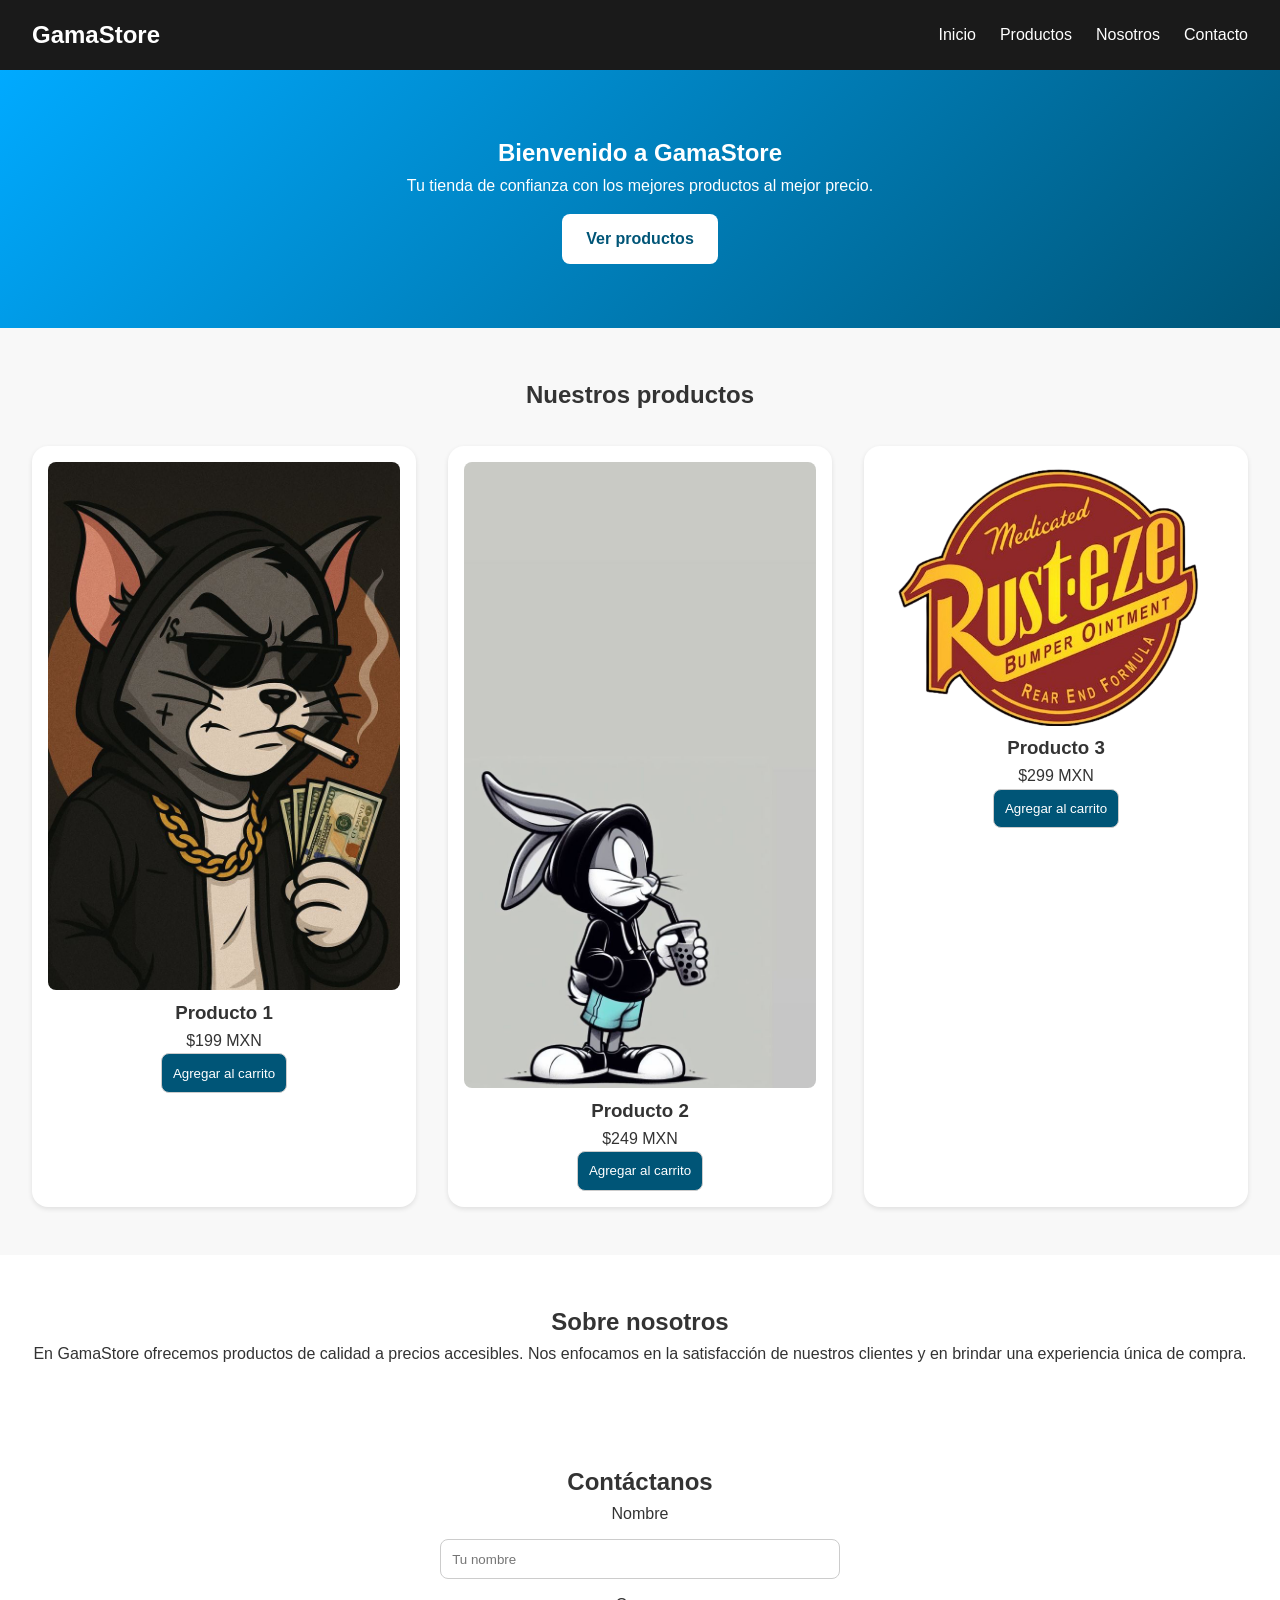
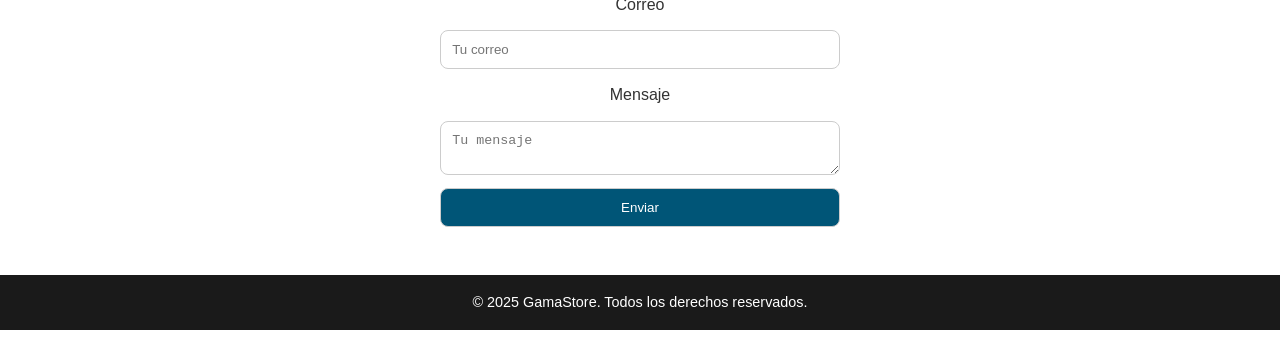
<file: index.html>
<!doctype html>
<html lang="es">
  <head>
    <meta charset="UTF-8" />
    <meta name="viewport" content="width=device-width, initial-scale=1.0" />
    <title>Tienda GamaStore</title>
    <link rel="stylesheet" href="css/landpage.css" />
  </head>

  <body>
    <!-- Encabezado -->
    <header>
      <nav class="navbar">
        <h1 class="logo">GamaStore</h1>

        <!-- Botón hamburguesa -->
        <button class="menu-toggle" id="menu-toggle" aria-label="Abrir menú">
          ☰
        </button>

        <!-- Menú de navegación -->
        <ul class="nav-links" id="nav-links">
          <li><a href="#inicio">Inicio</a></li>
          <li><a href="#productos">Productos</a></li>
          <li><a href="#nosotros">Nosotros</a></li>
          <li><a href="#contacto">Contacto</a></li>
        </ul>
      </nav>
    </header>

    <!-- Contenido principal -->
    <main>
      <!-- Hero -->
      <section id="inicio" class="hero">
        <h2>Bienvenido a GamaStore</h2>
        <p>Tu tienda de confianza con los mejores productos al mejor precio.</p>
        <a href="#productos" class="btn">Ver productos</a>
      </section>

      <!-- Productos -->
      <section id="productos" class="productos">
        <h2>Nuestros productos</h2>
        <div class="grid">
          <article class="producto">
            <img src="./img/CatMoney.jpeg" alt="Producto 1" />
            <h3>Producto 1</h3>
            <p>$199 MXN</p>
            <button>Agregar al carrito</button>
          </article>

          <article class="producto">
            <img src="./img/Rabbit.jpeg" alt="Producto 2" />
            <h3>Producto 2</h3>
            <p>$249 MXN</p>
            <button>Agregar al carrito</button>
          </article>

          <article class="producto">
            <img src="./img/Rust.png" alt="Producto 3" />
            <h3>Producto 3</h3>
            <p>$299 MXN</p>
            <button>Agregar al carrito</button>
          </article>
        </div>
      </section>

      <!-- Nosotros -->
      <section id="nosotros" class="nosotros">
        <h2>Sobre nosotros</h2>
        <p>
          En GamaStore ofrecemos productos de calidad a precios accesibles. Nos
          enfocamos en la satisfacción de nuestros clientes y en brindar una
          experiencia única de compra.
        </p>
      </section>

      <!-- Contacto -->
      <section id="contacto" class="contacto">
        <h2>Contáctanos</h2>
        <form>
          <label>Nombre</label>
          <input type="text" placeholder="Tu nombre" required />

          <label>Correo</label>
          <input type="email" placeholder="Tu correo" required />

          <label>Mensaje</label>
          <textarea placeholder="Tu mensaje" required></textarea>

          <button type="submit">Enviar</button>
        </form>
      </section>
    </main>

    <!-- Pie de página -->
    <footer>
      <p>&copy; 2025 GamaStore. Todos los derechos reservados.</p>
    </footer>

    <script>
      // Toggle menú hamburguesa
      const menuToggle = document.getElementById("menu-toggle");
      const navLinks = document.getElementById("nav-links");

      menuToggle.addEventListener("click", () => {
        navLinks.classList.toggle("active");
        menuToggle.textContent = navLinks.classList.contains("active")
          ? "✖"
          : "☰";
      });
    </script>
    <br />
  </body>
</html>
</file>
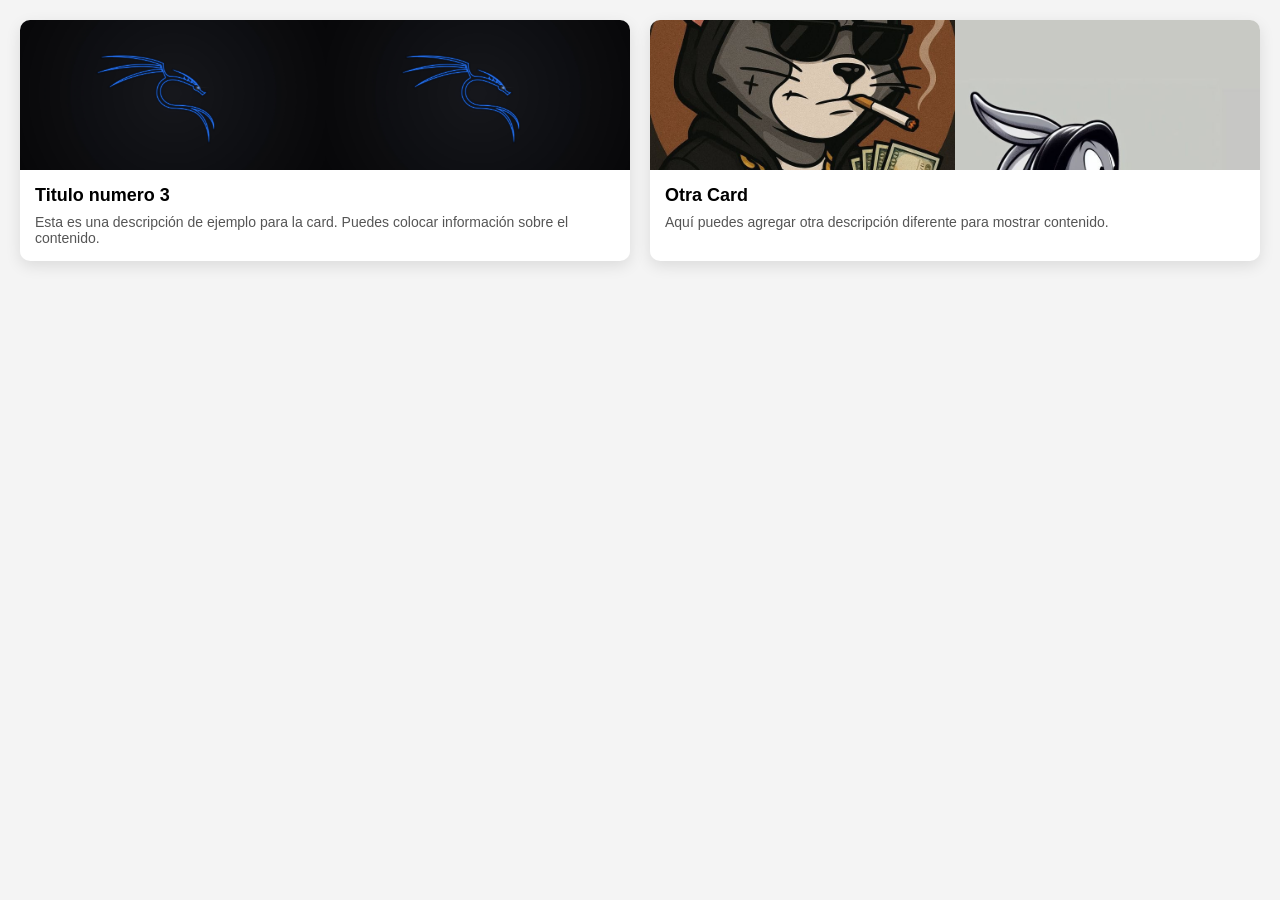
<file: Card.html>
<!doctype html>
<html lang="es">
  <head>
    <meta charset="UTF-8" />
    <meta name="viewport" content="width=device-width, initial-scale=1.0" />
    <title>Cards Responsivas</title>
    <link rel="stylesheet" href="./css/Card.css" />
  </head>
  <body>
    <div class="container">
      <div class="card">
        <div class="imagenes">
          <img src="img/linux.jpg" alt="Imagen 1" />
          <img src="img/linux.jpg" alt="Imagen 2" />
        </div>
        <div class="contenido">
          <h3 class="subtitulo">Titulo numero 3</h3>
          <p class="descripcion">
            Esta es una descripción de ejemplo para la card. Puedes colocar
            información sobre el contenido.
          </p>
        </div>
      </div>
      <!--Se agrego nuevas img-->
      <!-- Se agrego un nuevo comentario Card-->
      <div class="card">
        <div class="imagenes">
          <img src="img/CatMoney.jpeg" alt="Imagen 1" />
          <img src="img/Rabbit.jpeg" alt="Imagen 2" />
        </div>
        <div class="contenido">
          <h3 class="subtitulo">Otra Card</h3>
          <p class="descripcion">
            Aquí puedes agregar otra descripción diferente para mostrar
            contenido.
          </p>
        </div>
      </div>
    </div>
    <!-- nuevo comentario -->
  </body>
</html>
</file>
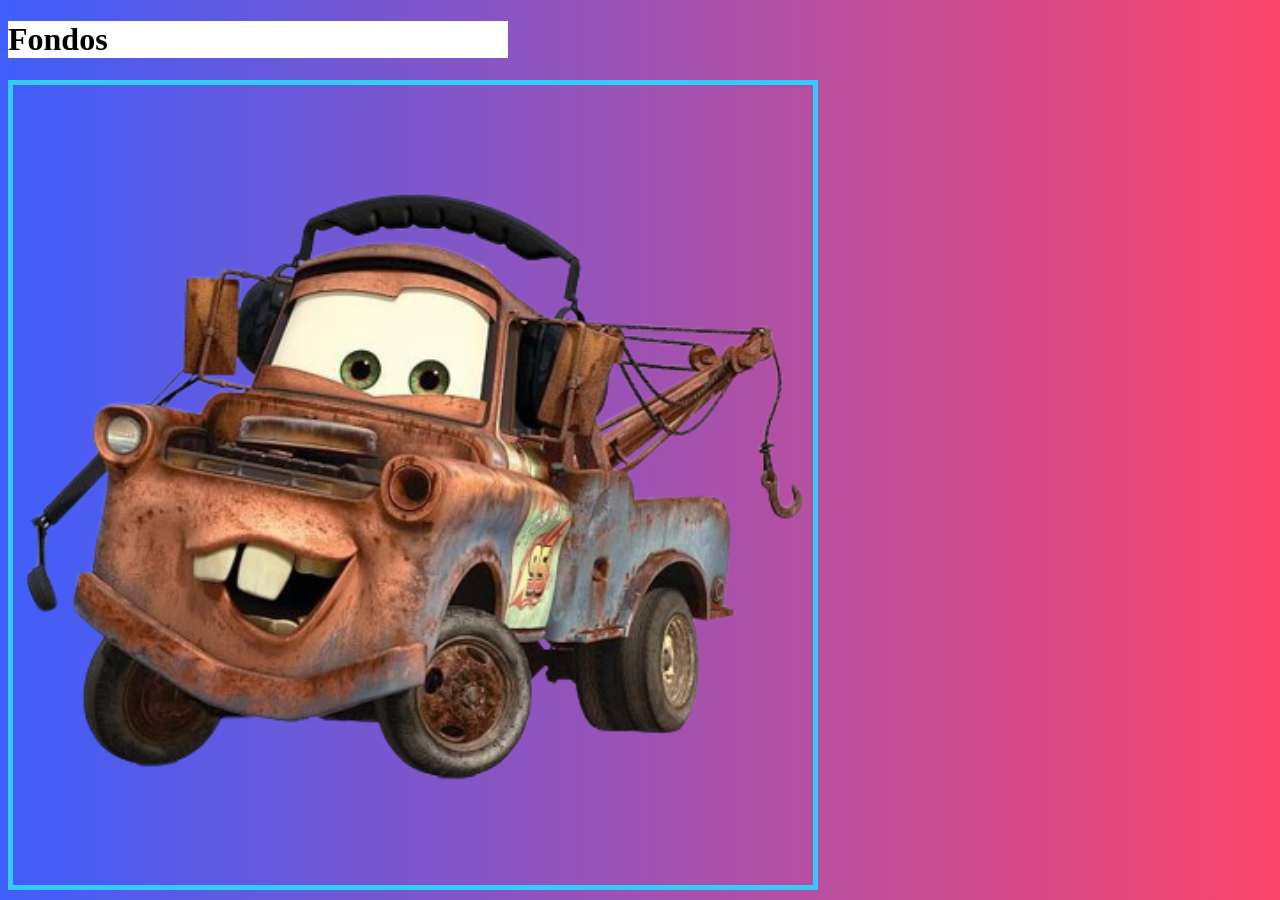
<file: Fondos.html>
<!doctype html>
<html lang="en">
  <head>
    <meta charset="UTF-8" />
    <meta name="viewport" content="width=device-width, initial-scale=1.0" />
    <title>Fondos</title>
  </head>
  <style>
    body {
      background: #fc466b; /* fallback for old owsers */
      background: -webkit-linear-gradient(
        to right,
        #a25e41,
        #fc466b
      ); /* Chrome 10-25, Safari 5.1-6 */
      background: linear-gradient(
        to right,
        #3f5efb,
        #fc466b
      ); /* W3C, IE 10+/ Edge, Firefox 16+, Chrome 26+, Opera 12+, Safari 7+ */

      h1 {
        background-color: white;
        width: 500px;
      }
      .fondo {
        width: 800px;
        height: 800px;
        border: solid rgb(53, 203, 248) 5px;
        background-image: url("./img/Mate.png");
        background-size: cover;
        background-repeat: no-repeat;
        background-position: center;
      }
    }
  </style>
  <body>
    <h1>Fondos</h1>
    <div class="fondo"></div>
  </body>
</html>
</file>
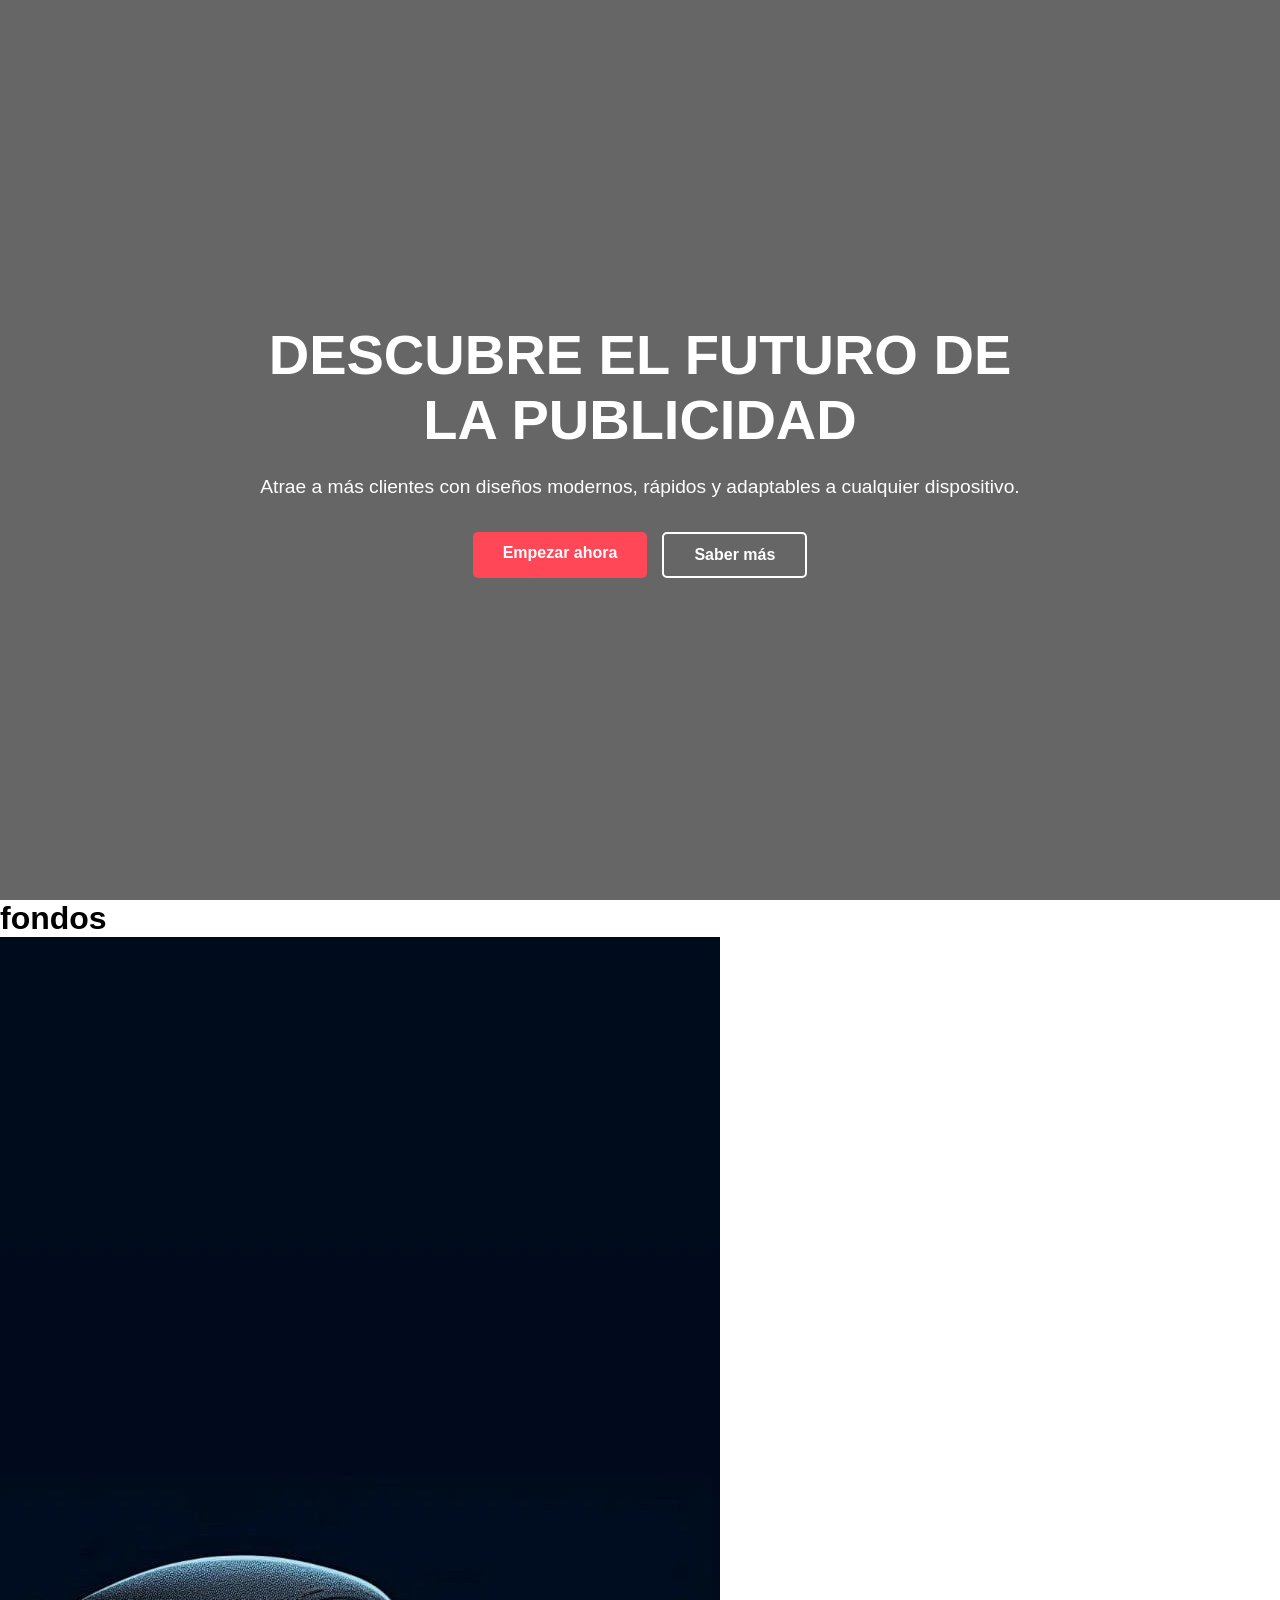
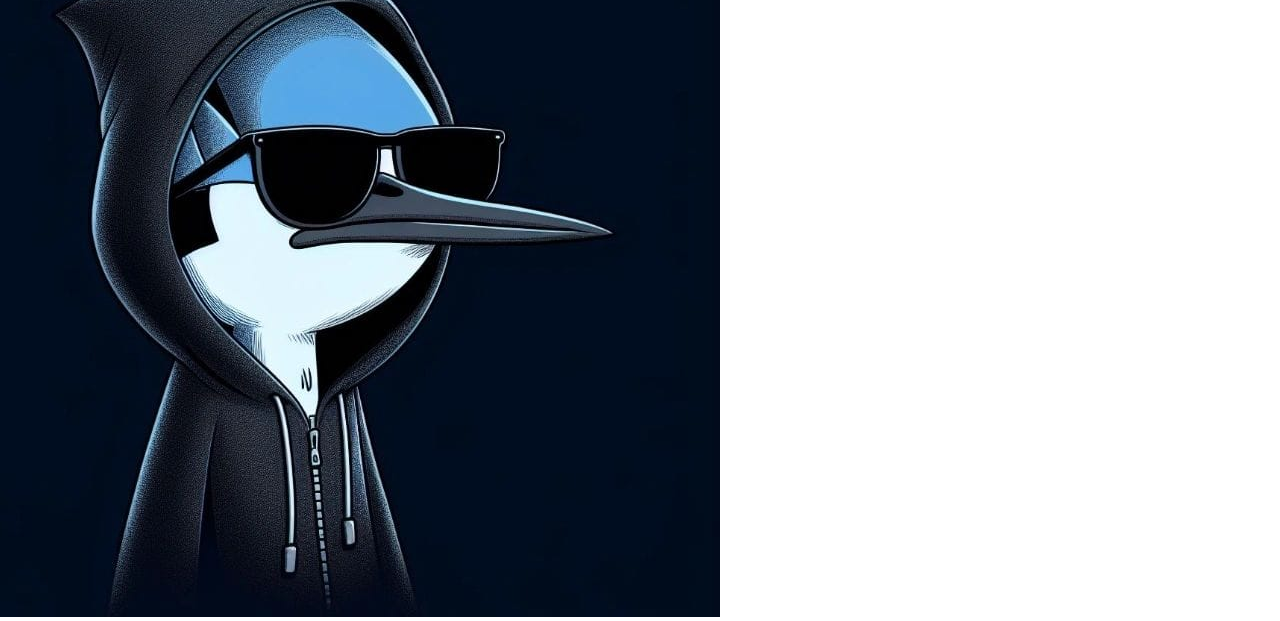
<file: Hero.html>
<!doctype html>
<html lang="es">
  <head>
    <meta charset="UTF-8" />
    <meta name="viewport" content="width=device-width, initial-scale=1.0" />
    <title>Mi Sección Hero</title>
    <link rel="stylesheet" href="./css/Hero.css" />
  </head>
  <body>
    <header class="hero">
      <div class="hero-content">
        <h1>Descubre el Futuro de la Publicidad</h1>
        <p>
          Atrae a más clientes con diseños modernos, rápidos y adaptables a
          cualquier dispositivo.
        </p>
        <div class="hero-buttons">
          <a href="./index.html" class="btn-primary">Empezar ahora</a>
          <a href="Card.html" class="btn-secondary">Saber más</a>
        </div>
      </div>
    </header>

    <div class="imagen">
      <h1>fondos</h1>
      <img src="img/BirdCool.jpeg" alt="" />
    </div>
  </body>
</html>
</file>
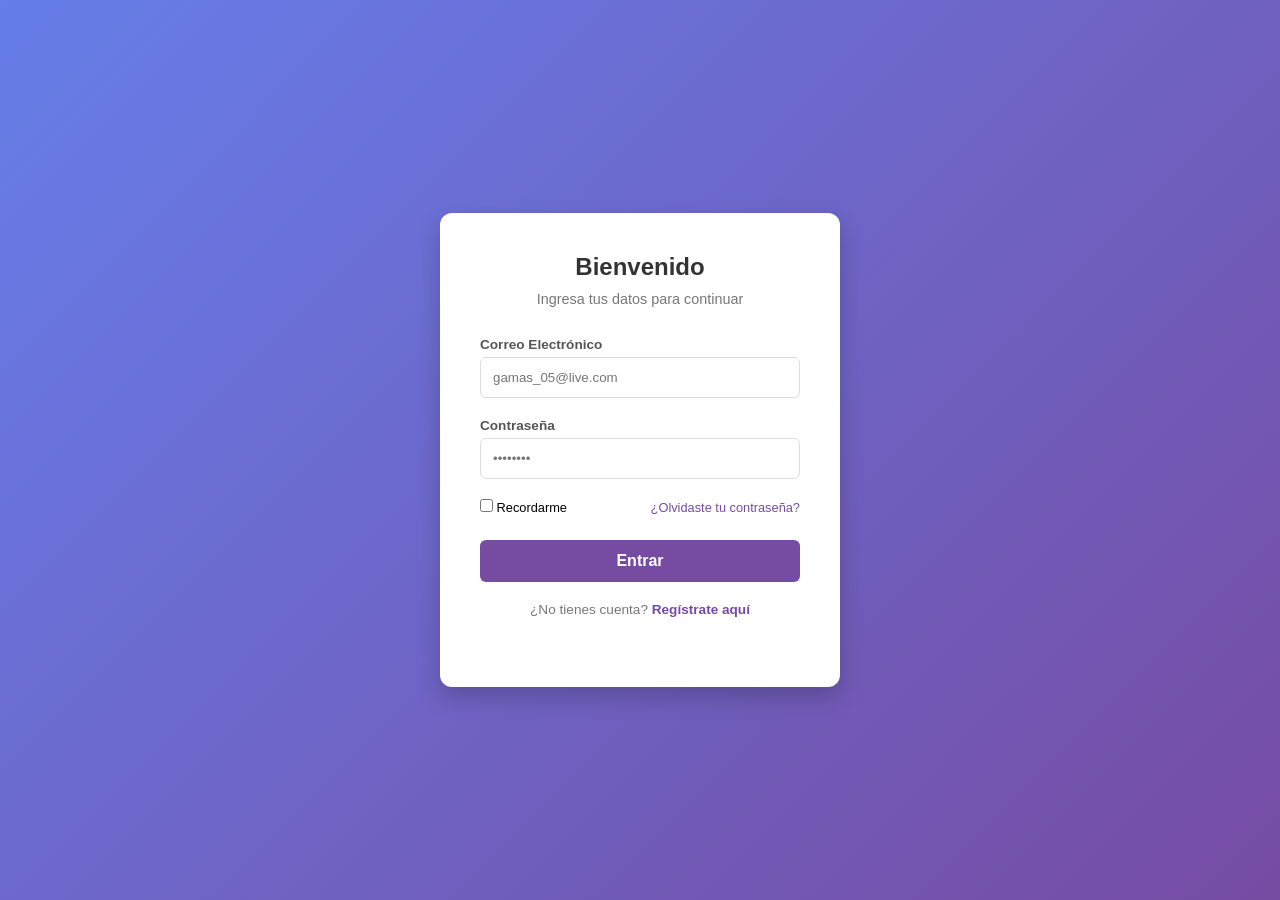
<file: Login.html>
<!doctype html>
<html lang="es">
  <head>
    <meta charset="UTF-8" />
    <meta name="viewport" content="width=device-width, initial-scale=1.0" />
    <title>Iniciar Sesión</title>
    <link rel="stylesheet" href="./css/Login.css" />
  </head>
  <body>
    <div class="login-container">
      <div class="login-box">
        <h2>Bienvenido</h2>
        <p>Ingresa tus datos para continuar</p>

        <form>
          <div class="input-group">
            <label for="email">Correo Electrónico</label>
            <input
              type="email"
              id="email"
              placeholder="gamas_05@live.com"
              se
              realiza
              cambio
              de
              nobre
              para
              el
              correo
              required
            />
          </div>

          <div class="input-group">
            <label for="password">Contraseña</label>
            <input
              type="password"
              id="password"
              placeholder="••••••••"
              required
            />
          </div>

          <div class="options">
            <label><input type="checkbox" /> Recordarme</label>
            <a href="#">¿Olvidaste tu contraseña?</a>
          </div>

          <button type="submit" class="btn-login">Entrar</button>
        </form>

        <p class="register-link">
          ¿No tienes cuenta? <a href="#">Regístrate aquí</a>
        </p>
      </div>
    </div>
    <!-- prueba de comentario  -->
  </body>
</html>
</file>
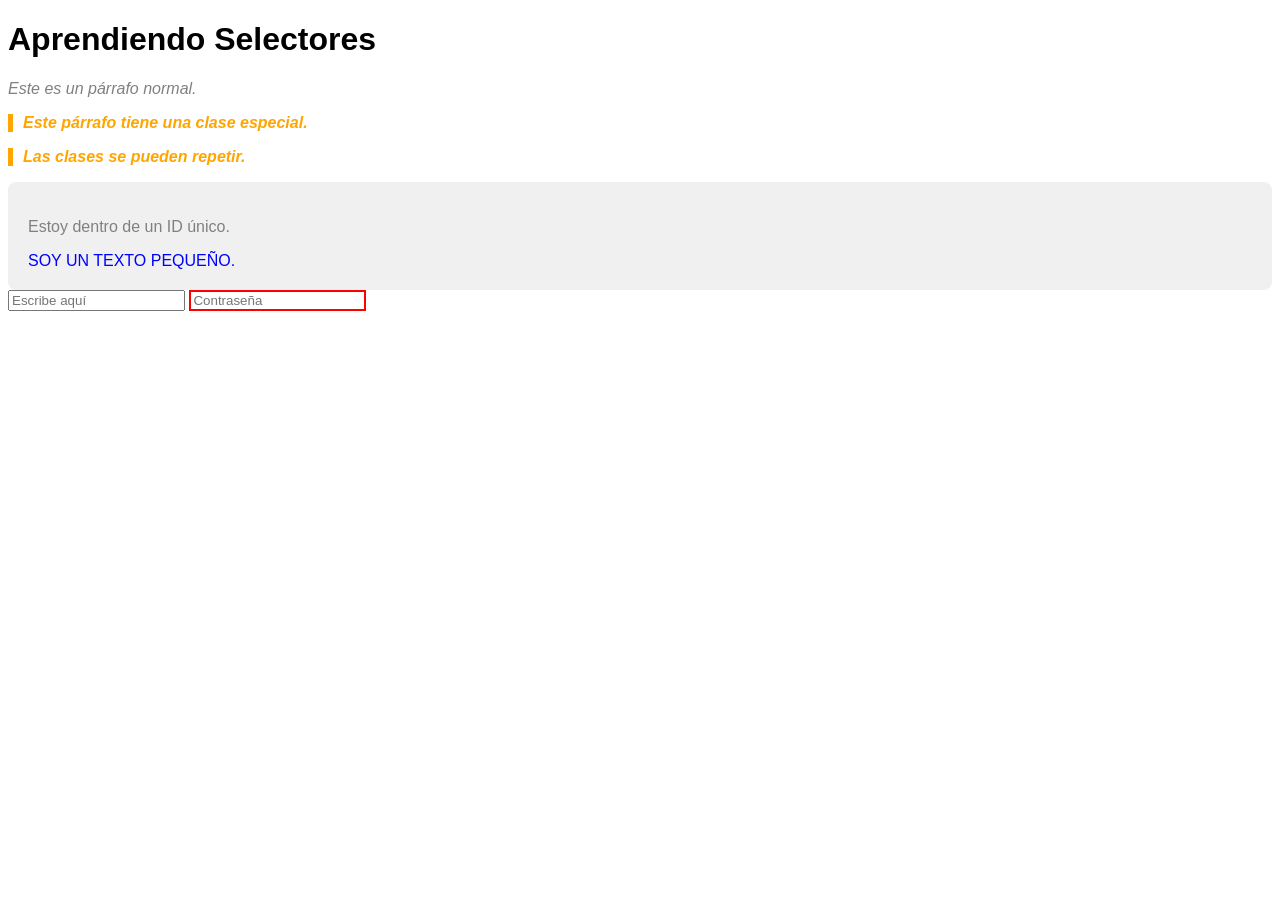
<file: selectores.html>
<!doctype html>
<html lang="en">
  <head>
    <meta charset="UTF-8" />
    <meta name="viewport" content="width=device-width, initial-scale=1.0" />
    <title>Document</title>
    <link rel="stylesheet" href="css/selectores.css" />
  </head>
  <body>
    <main>
      <h1>Aprendiendo Selectores</h1>
      <p>Este es un párrafo normal.</p>

      <p class="destacado">Este párrafo tiene una clase especial.</p>
      <p class="destacado">Las clases se pueden repetir.</p>

      <div id="mi-contenedor">
        <p>Estoy dentro de un ID único.</p>
        <span>Soy un texto pequeño.</span>
      </div>

      <input type="text" placeholder="Escribe aquí" />
      <input type="password" placeholder="Contraseña" />
    </main>
  </body>
</html>
</file>
<file: css/landpage.css>
* {
  margin: 0;
  padding: 0;
  box-sizing: border-box;
}

body {
  font-family: "Segoe UI", sans-serif;
  line-height: 1.6;
  color: #333;
}

/* HEADER */
header {
  background: #1a1a1a;
  color: #fff;
  padding: 1rem 2rem;
  position: sticky;
  top: 0;
  z-index: 1000;
}

.navbar {
  display: flex;
  justify-content: space-between;
  align-items: center;
}

.logo {
  font-size: 1.5rem;
  font-weight: bold;
}

.nav-links {
  list-style: none;
  display: flex;
  gap: 1.5rem;
}

.nav-links a {
  color: #fff;
  text-decoration: none;
  transition: color 0.3s;
}

.nav-links a:hover {
  color: #00aaff;
}

/* Botón hamburguesa (oculto en escritorio) */
.menu-toggle {
  display: none;
  background: none;
  border: none;
  color: #fff;
  font-size: 1.8rem;
  cursor: pointer;
}

/* HERO */
.hero {
  text-align: center;
  padding: 4rem 2rem;
  background: linear-gradient(135deg, #00aaff, #005577);
  color: #fff;
}

.hero .btn {
  display: inline-block;
  margin-top: 1rem;
  background: #fff;
  color: #005577;
  padding: 0.75rem 1.5rem;
  border-radius: 0.5rem;
  text-decoration: none;
  font-weight: bold;
}

/* PRODUCTOS */
.productos {
  padding: 3rem 2rem;
  background: #f8f8f8;
  text-align: center;
}

.grid {
  display: grid;
  gap: 2rem;
  grid-template-columns: repeat(auto-fit, minmax(220px, 1fr));
  margin-top: 2rem;
}

.producto {
  background: #fff;
  padding: 1rem;
  border-radius: 1rem;
  box-shadow: 0 2px 5px rgba(0, 0, 0, 0.1);
}

.producto img {
  width: 100%;
  border-radius: 0.5rem;
}

/* NOSOTROS & CONTACTO */
.nosotros,
.contacto {
  padding: 3rem 2rem;
  text-align: center;
}

form {
  display: flex;
  flex-direction: column;
  max-width: 400px;
  margin: auto;
  gap: 0.8rem;
}

input,
textarea,
button {
  padding: 0.7rem;
  border: 1px solid #ccc;
  border-radius: 0.5rem;
}

button {
  background: #005577;
  color: #fff;
  cursor: pointer;
  transition: background 0.3s;
}

button:hover {
  background: #0077aa;
}

/* FOOTER */
footer {
  background: #1a1a1a;
  color: #fff;
  text-align: center;
  padding: 1rem;
  font-size: 0.9rem;
}

/* ============ MEDIA QUERIES ============ */
@media (max-width: 768px) {
  .nav-links {
    display: none;
    flex-direction: column;
    background: #1a1a1a;
    position: absolute;
    top: 70px;
    right: 0;
    width: 200px;
    padding: 1rem;
    border-top: 1px solid #333;
  }

  .nav-links.active {
    display: flex;
  }

  .menu-toggle {
    display: block;
  }

  .hero {
    padding: 3rem 1rem;
  }

  .productos {
    padding: 2rem 1rem;
  }
}
</file>
<file: css/Card.css>
* {
  margin: 0;
  padding: 0;
  box-sizing: border-box;
  font-family: Arial, Helvetica, sans-serif;
}

body {
  background: #f4f4f4;
  padding: 20px;
}

.container {
  display: grid;
  grid-template-columns: repeat(auto-fit, minmax(250px, 1fr));
  gap: 20px;
}

.card {
  background: white;
  border-radius: 10px;
  overflow: hidden;
  box-shadow: 0 5px 15px rgba(0, 0, 0, 0.1);
  transition: transform 0.3s;
}

.card:hover {
  transform: translateY(-5px);
}

.imagenes {
  display: flex;
}

.imagenes img {
  width: 50%;
  height: 150px;
  object-fit: cover;
}

.contenido {
  padding: 15px;
}

.subtitulo {
  font-size: 18px;
  margin-bottom: 8px;
}

.descripcion {
  font-size: 14px;
  color: #555;
}
</file>
<file: css/Hero.css>
/* Reset básico */
* {
  margin: 0;
  padding: 0;
  box-sizing: border-box;
  font-family: "Segoe UI", Tahoma, Geneva, Verdana, sans-serif;
}

.hero {
  /* Reemplaza la URL por tu imagen */
  background-image:
    linear-gradient(rgba(0, 0, 0, 0.6), rgba(0, 0, 0, 0.6)),
    url("https://images.unsplash.com/photo-1497215728101-856f4ea42174?auto=format&fit=crop&w=1350&q=80");
  background-size: cover;
  background-position: center;
  background-attachment: fixed; /* Efecto parallax suave */
  height: 100vh; /* Ocupa toda la pantalla */
  display: flex;
  align-items: center;
  justify-content: center;
  text-align: center;
  color: white;
  padding: 0 20px;
}

.hero-content {
  max-width: 800px;
}

.hero-content h1 {
  font-size: 3.5rem;
  margin-bottom: 20px;
  text-transform: uppercase;
}

.hero-content p {
  font-size: 1.2rem;
  margin-bottom: 30px;
  line-height: 1.6;
}

/* Botones */
.hero-buttons {
  display: flex;
  gap: 15px;
  justify-content: center;
  flex-wrap: wrap; /* Para que bajen en móviles muy pequeños */
}

.btn-primary,
.btn-secondary {
  padding: 12px 30px;
  text-decoration: none;
  border-radius: 5px;
  font-weight: bold;
  transition: 0.3s;
}

.btn-primary {
  background-color: #ff4757;
  color: white;
}

.btn-secondary {
  background-color: transparent;
  color: white;
  border: 2px solid white;
}

.btn-primary:hover {
  background-color: #e84118;
}
.btn-secondary:hover {
  background-color: white;
  color: black;
}

/* Media Query para móviles (Responsividad) */
@media (max-width: 768px) {
  .hero-content h1 {
    font-size: 2.2rem;
  }

  .hero-content p {
    font-size: 1rem;
  }
}
</file>
<file: css/Login.css>
/* Reset General */
* {
  margin: 0;
  padding: 0;
  box-sizing: border-box;
  font-family: "Segoe UI", sans-serif;
}

body {
  background: linear-gradient(135deg, #667eea 0%, #764ba2 100%);
  height: 100vh;
  display: flex;
  align-items: center;
  justify-content: center;
  padding: 20px;
}

.login-container {
  width: 100%;
  max-width: 400px; /* Tamaño máximo en PC */
}

.login-box {
  background: #ffffff;
  padding: 40px;
  border-radius: 12px;
  box-shadow: 0 10px 25px rgba(0, 0, 0, 0.2);
  text-align: center;
}

h2 {
  color: #333;
  margin-bottom: 10px;
}

p {
  color: #777;
  font-size: 0.9rem;
  margin-bottom: 30px;
}

/* Grupos de Input */
.input-group {
  text-align: left;
  margin-bottom: 20px;
}

.input-group label {
  display: block;
  font-size: 0.85rem;
  margin-bottom: 5px;
  color: #555;
  font-weight: bold;
}

.input-group input {
  width: 100%;
  padding: 12px;
  border: 1px solid #ddd;
  border-radius: 6px;
  outline: none;
  transition: 0.3s;
}

.input-group input:focus {
  border-color: #764ba2;
  box-shadow: 0 0 5px rgba(118, 75, 162, 0.3);
}

/* Opciones y Checkbox */
.options {
  display: flex;
  justify-content: space-between;
  align-items: center;
  font-size: 0.8rem;
  margin-bottom: 25px;
}

.options a {
  color: #764ba2;
  text-decoration: none;
}

/* Botón */
.btn-login {
  width: 100%;
  padding: 12px;
  background-color: #764ba2;
  color: white;
  border: none;
  border-radius: 6px;
  font-size: 1rem;
  font-weight: bold;
  cursor: pointer;
  transition: 0.3s;
}

.btn-login:hover {
  background-color: #5a3782;
}

.register-link {
  margin-top: 20px;
  font-size: 0.85rem;
}

.register-link a {
  color: #764ba2;
  font-weight: bold;
  text-decoration: none;
}

/* Responsividad para móviles pequeños */
@media (max-width: 480px) {
  .login-box {
    padding: 30px 20px;
  }
}
</file>
<file: css/selectores.css>
/* Selectores Básicos
Son los que usarás el 90% del tiempo.
 */

/* 1. Selector Universal: Aplica a TODO en la página */
* {
  font-family: Arial, sans-serif;
}

/* 2. Selector de Etiqueta: Aplica a todas las etiquetas de ese tipo */
p {
  color: gray; /* Todos los <p> serán grises por defecto */
}

/* 3. Selector de Clase: Se usa un punto (.) seguido del nombre */
.destacado {
  color: orange;
  font-weight: bold;
  border-left: 5px solid orange;
  padding-left: 10px;
}

/* 4. Selector de ID: Se usa un hashtag (#). Solo debe haber UN id igual por página */
#mi-contenedor {
  background-color: #f0f0f0;
  padding: 20px;
  border-radius: 8px;
}

/* Selectores de Relación (Combinadores) */
/* 5. Selector de Descendiente: Espacio entre selectores */
/* Selecciona cualquier <span> que esté DENTRO de #mi-contenedor */
#mi-contenedor span {
  color: blue;
  text-transform: uppercase;
}

/* 6. Selector de Hijo Directo: Usa el símbolo (>) */
/* Solo afecta a los <p> que son hijos inmediatos de <main> */
main > p {
  font-style: italic;
}

/* Selectores de Atributo y Pseudo-clases */

/* 7. Selector de Atributo: Usa corchetes [] */
input[type="password"] {
  border: 2px solid red; /* Resalta el campo de contraseña */
}

/* 8. Pseudo-clases: Representan estados del elemento */
.destacado:hover {
  background-color: black;
  color: white;
  cursor: pointer;
}
</file>
